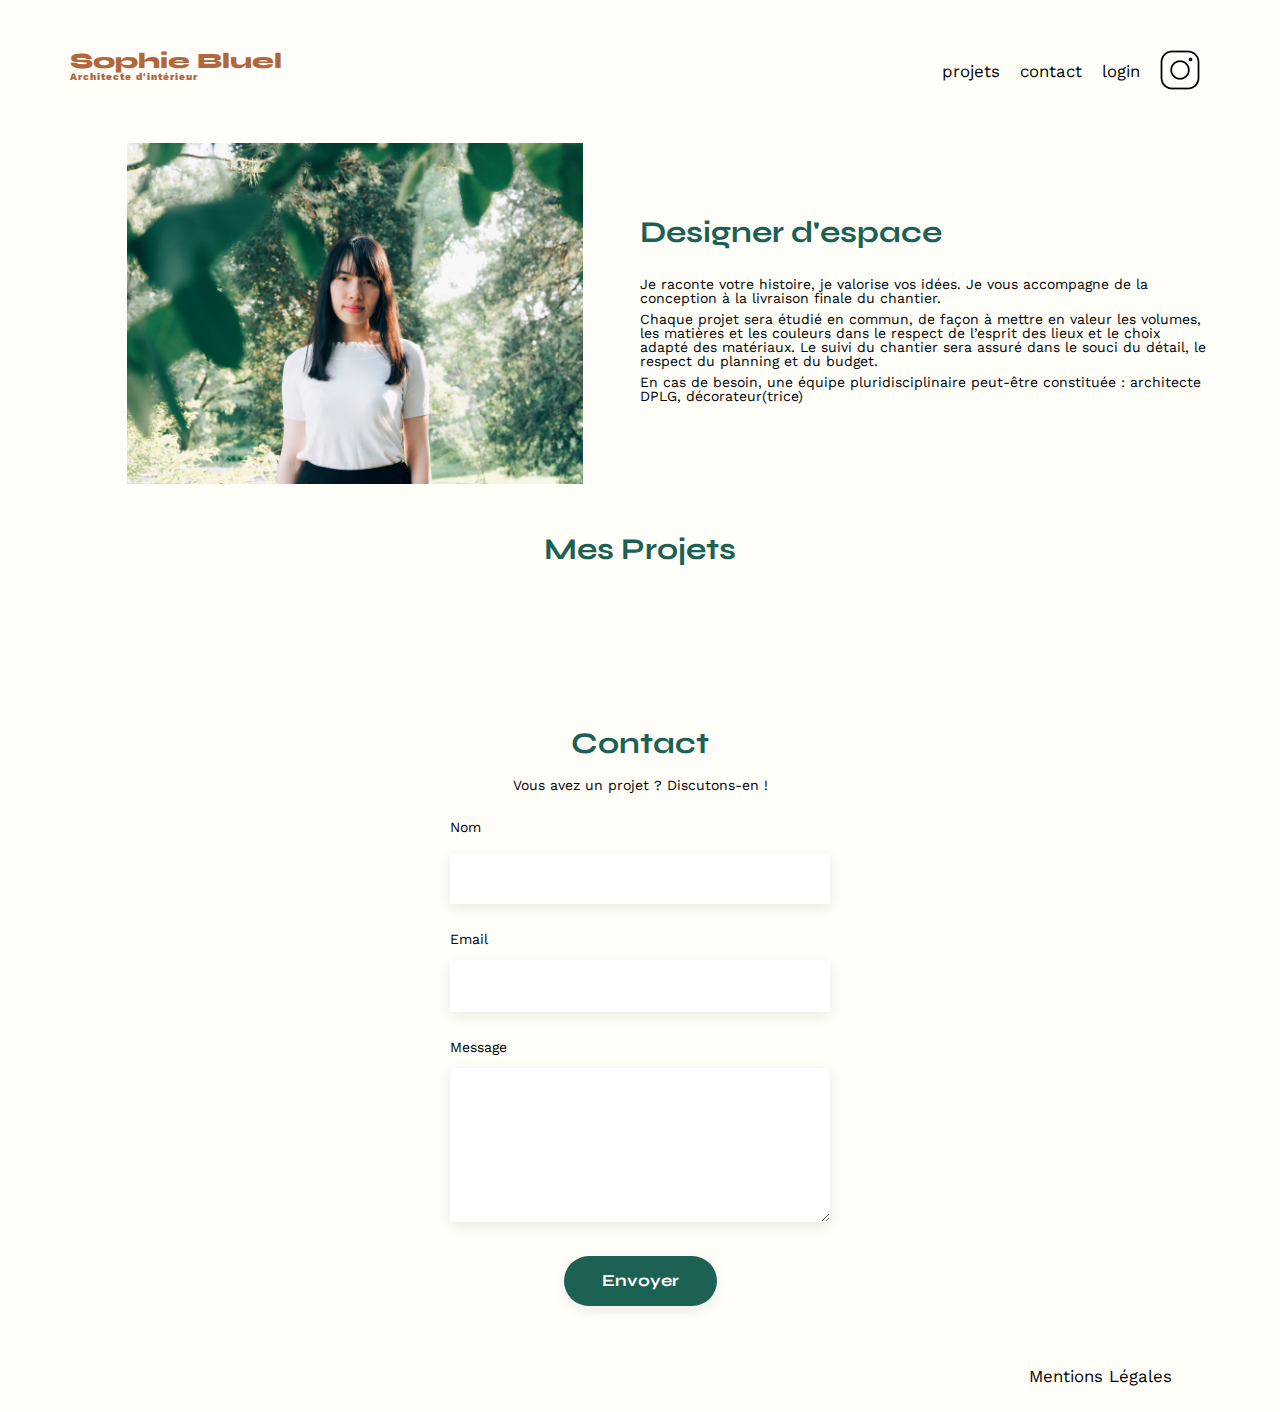
<file: FrontEnd/index.html>
<!DOCTYPE html>
<html lang="fr">
<head>
	<meta charset="UTF-8">
	<title>Sophie Bluel - Architecte d'intérieur</title>
	<meta name="viewport" content="width=device-width, initial-scale=1.0">
	<link rel="preconnect" href="https://fonts.googleapis.com">
	<link rel="preconnect" href="https://fonts.gstatic.com" crossorigin>
	<link href="https://fonts.googleapis.com/css2?family=Syne:wght@700;800&family=Work+Sans&display=swap" rel="stylesheet">
	<meta name="description" content="">
	<link rel="stylesheet" href="./assets/style.css">
	<script src="./assets/js/gallery.js"></script>
</head>
<body>

<header>
	<h1>Sophie Bluel <span>Architecte d'intérieur</span></h1>
	<nav>
		<ul>
			<li><a href="index.html">projets</a></li>
			<li><a href="#contact">contact</a></li>
			<li><a id="login" href="login.html">login</a></li>
			<li><img src="./assets/icons/instagram.png" alt="Instagram"></li>
		</ul>
	</nav>
</header>
<main>
	<div class="edition-mode">
		<img src="./assets/icons/edit.svg">
		<p>Mode édition</p>
	</div>
	
	<div class="modal-div">
		<div class="modal-overlay toggle-modal"></div>
		<div id="modalViewPhoto" class="modal">
			<button class="btn btn-close toggle-modal">X</button>
			<p>Galerie photo</p>
			<div class="gallery-edit"></div>
			<hr>
			<input id="addPhoto" type="button" value="Ajouter une photo">
		</div>
		
		<div id="modalAddPhoto" class="modal hide">
			<button class="btn btn-close toggle-modal">X</button>
			<p>Ajout photo</p>
			
			<form id="validatePhoto">
				<p class="err"></p>
				<input type="file" name="file" id="file" accept=".jpg, .jpeg, .png">
				<label for="file" class="file-label">
					<img src="assets/icons/blank_image.svg">
					<span class="btn-photo">+ Ajouter photo</span>
					<span class="file-type">jpg, png : 4Mo max</span>
					<img id="image-preview">
				</label>

				<label for="title">Titre</label>
				<input type="text" name="title" id="title" required>

				<label for="title">Catégorie</label>
				<select id="selectCategory" name="selectedCategory" required></select>
				
				<hr>

				<input type="submit" value="Valider">
			</form>
		</div>
	</div>

	<section id="introduction">
		<figure>
			<img src="./assets/images/sophie-bluel.png" alt="">
		</figure>
		<article>
			<h2>Designer d'espace</h2>
			<p>Je raconte votre histoire, je valorise vos idées. Je vous accompagne de la conception à la livraison finale du chantier.</p>
			<p>Chaque projet sera étudié en commun, de façon à mettre en valeur les volumes, les matières et les couleurs dans le respect de l’esprit des lieux et le choix adapté des matériaux. Le suivi du chantier sera assuré dans le souci du détail, le respect du planning et du budget.</p>
			<p>En cas de besoin, une équipe pluridisciplinaire peut-être constituée : architecte DPLG, décorateur(trice)</p>
		</article>
	</section>

	<section id="portfolio">
		<div class="title">
			<h2>Mes Projets</h2>
			<button class="btn btn-edit toggle-modal"><img src="./assets/icons/edit.svg">Modifier</button>
		</div>

		<div id="filters" class="filter"></div>
		<div id="gallery" class="gallery"></div>
	</section>

	<section id="contact">
		<h2>Contact</h2>
		<p>Vous avez un projet ? Discutons-en !</p>
		<form action="#" method="post">
			<label for="name">Nom</label>
			<input type="text" name="name" id="name">
			<label for="email">Email</label>
			<input type="email" name="email" id="email">
			<label for="message">Message</label>
			<textarea name="message" id="message" cols="30" rows="10"></textarea>
			<input type="submit" value="Envoyer">
		</form>
	</section>

	<script>
		loadGallery();
	</script>
</main>

<footer>
	<nav>
		<ul>
			<li>Mentions Légales</li>
		</ul>
	</nav>
</footer>
</body>
</html>
</file>
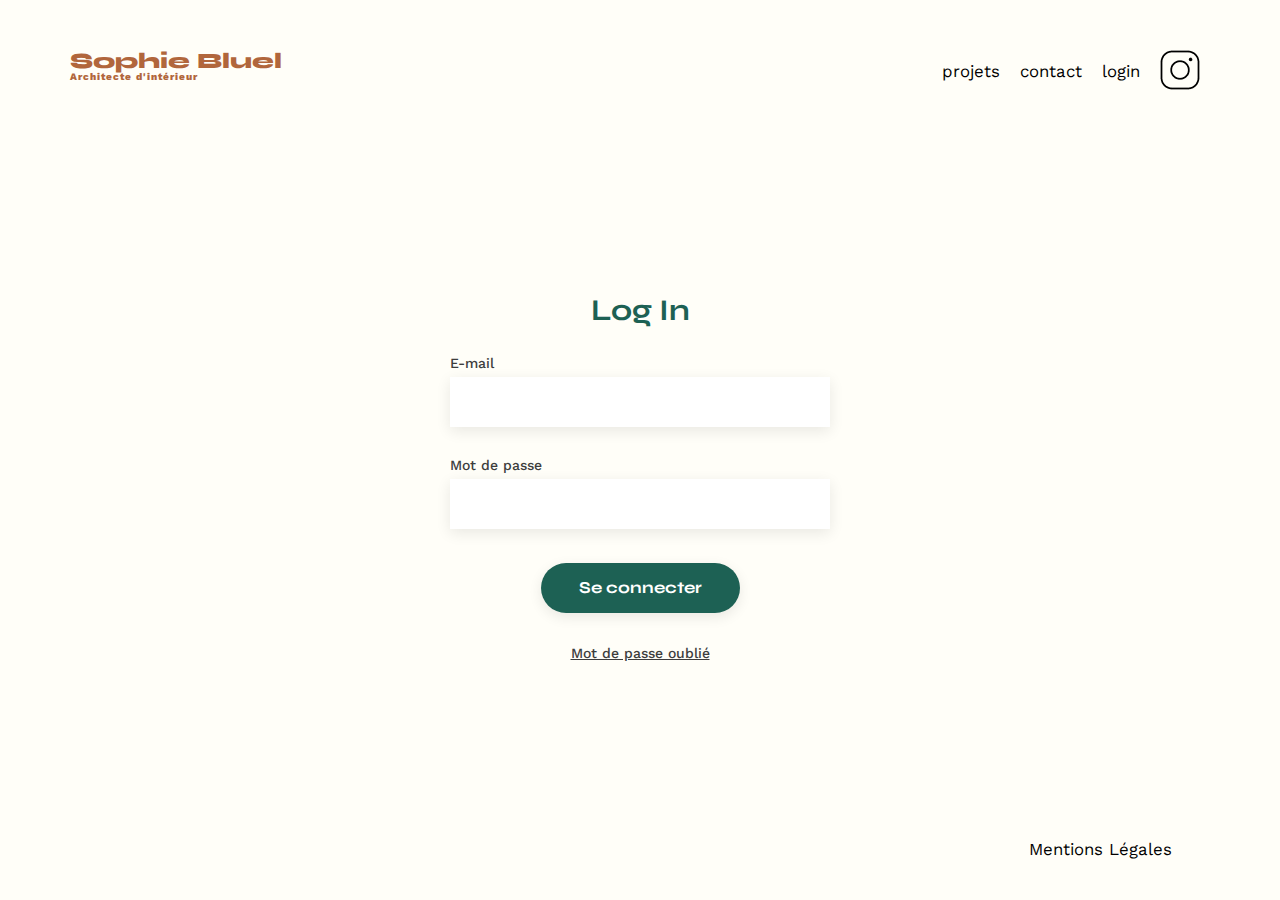
<file: FrontEnd/login.html>
<!DOCTYPE html>
<html lang="fr">
<head>
	<meta charset="UTF-8">
	<title>Sophie Bluel - Architecte d'intérieur</title>
	<meta name="viewport" content="width=device-width, initial-scale=1.0">
	<link rel="preconnect" href="https://fonts.googleapis.com">
	<link rel="preconnect" href="https://fonts.gstatic.com" crossorigin>
	<link href="https://fonts.googleapis.com/css2?family=Syne:wght@700;800&family=Work+Sans&display=swap" rel="stylesheet">
	<meta name="description" content="">
	<link rel="stylesheet" href="./assets/style.css">
	<script src="./assets/js/gallery.js"></script>
</head>
<body>
<header>
	<h1>Sophie Bluel <span>Architecte d'intérieur</span></h1>
	<nav>
		<ul>
			<li><a href="index.html">projets</a></li>
			<li><a href="index.html#contact">contact</a></li>
			<li><a href="login.html">login</a></li>
			<li><img src="./assets/icons/instagram.png" alt="Instagram"></li>
		</ul>
	</nav>
</header>
<main>
	<section id="connexion">
		<h2>Log In</h2>
		
		<form id="connect">
			<p class="err"></p>
			<label for="email">E-mail</label>
			<input type="email" id="email" name="email" required>

			<label for="password">Mot de passe</label>
			<input type="password" id="password" name="password" required>
			
			<input type="submit" value="Se connecter">
			<a href="#">Mot de passe oublié</a>
		</form>
	</section>

	<script>loadConnexion();</script>
</main>

<footer>
	<nav>
		<ul>
			<li>Mentions Légales</li>
		</ul>
	</nav>
</footer>
</body>
</html>
</file>
<file: FrontEnd/assets/style.css>
/* http://meyerweb.com/eric/tools/css/reset/
   v2.0 | 20110126
   License: none (public domain)
*/

html, body, div, span, applet, object, iframe,
h1, h2, h3, h4, h5, h6, p, blockquote, pre,
a, abbr, acronym, address, big, cite, code,
del, dfn, em, img, ins, kbd, q, s, samp,
small, strike, strong, sub, sup, tt, var,
b, u, i, center,
dl, dt, dd, ol, ul, li,
fieldset, form, label, legend,
table, caption, tbody, tfoot, thead, tr, th, td,
article, aside, canvas, details, embed,
figure, figcaption, footer, header, hgroup,
menu, nav, output, ruby, section, summary,
time, mark, audio, video {
	margin: 0;
	padding: 0;
	border: 0;
	font-size: 100%;
	font: inherit;
	vertical-align: baseline;
}
/* HTML5 display-role reset for older browsers */
article, aside, details, figcaption, figure,
footer, header, hgroup, menu, nav, section {
	display: block;
}
body {
	line-height: 1;
}
ol, ul {
	list-style: none;
}
blockquote, q {
	quotes: none;
}
blockquote:before, blockquote:after,
q:before, q:after {
	content: '';
	content: none;
}
table {
	border-collapse: collapse;
	border-spacing: 0;
}
/** end reset css**/
body {
	max-width: 1140px;
	margin:auto;
	font-family: 'Work Sans' ;
	font-size: 14px;
}
header {
	display: flex;
	justify-content: space-between;
	margin: 50px 0
}
section {
	margin: 50px 0
}

h1{
	display: flex;
	flex-direction: column;
	font-family: 'Syne';
	font-size: 22px;
	font-weight: 800;
	color: #B1663C
}

h1 > span {
	font-family: 'Work Sans';
	font-size:10px;
	letter-spacing: 0.1em;
;
}

h2{
	font-family: 'Syne';
	font-weight: 700;
	font-size: 30px;
	color: #1D6154
}
nav ul {
	display: flex;
	align-items: center;
	list-style-type: none;

}
nav li {
	padding: 0 10px;
	font-size: 1.2em;
}

li:hover {
	color: #B1663C;
}
#introduction {
	display: flex;
	align-items: center;
}
#introduction figure {
	flex: 1
}
#introduction img {
	display: block;
	margin: auto;
	width: 80%;
}

#introduction article {
	flex: 1
}
#introduction h2 {
	margin-bottom: 1em;
}

#introduction p {
	margin-bottom: 0.5em;
}
#portfolio h2 {
	text-align: center;
	margin-bottom: 1em;
}
.gallery {
	width: 100%;
	display: grid;
	grid-template-columns: 1fr 1fr 1fr;
	grid-column-gap: 20px;
	grid-row-gap: 20px;
}

.gallery img {
	width: 100%;

}
#contact {
	width: 50%;
margin: auto;
}
#contact > * {
	text-align: center;

}
#contact h2{
	margin-bottom: 20px;
}
#contact form {
	text-align: left;
	margin-top:30px;
	display: flex;
	flex-direction: column;
	margin: 0 auto;
}

#contact input {
	height: 50px;
	font-size: 1.2em;
	border: none;
	box-shadow: 0px 4px 14px rgba(0, 0, 0, 0.09);
}
#contact label {
	margin: 2em 0 1em 0;
}
#contact textarea {
	border: none;
	box-shadow: 0px 4px 14px rgba(0, 0, 0, 0.09);
}

input[type="submit"]{
	font-family: 'Syne';
	font-weight: 700;
	color: white;
	background-color: #1D6154;
	margin : 2em auto ;
	width: 180px;
	text-align: center;
	border-radius: 60px ;
}

footer nav ul {
	display: flex;
	justify-content: flex-end;
	margin: 2em
}




body {
	background-color: #FFFEF8;
}


/* Nav */
nav a {
	text-decoration: none;
	color: #000;
}
nav a:hover {
	font-weight: 700;

}

/* Filter */
.filter {
	display: flex;
    justify-content: center;
    align-content: center;
    flex-wrap: wrap;
	gap: 10px;
	margin: 3em;
}
.filter > div {
	display: flex;
}
.filter label {
	user-select: none;
	background-color: #fff;
	border-radius: 60px;
	padding: 9px 20px;
	box-sizing: border-box;
	border: 1px solid #1D6154;
	color: #1D6154;
	text-align: center;
	font-family: Syne;
	font-size: 16px;
	font-style: normal;
	font-weight: 700;
	line-height: normal;
	cursor: pointer;
}
.filter input[type=radio]:checked ~ label {
	box-shadow: 0px 4px 4px 0px rgba(0, 0, 0, 0.25);
	background-color: #1D6154;
	color: #fff;
}
.filter input[type=radio] {
	display: none;
}

/* Connexion */
section#connexion {
	display: flex;
	height: auto;
	min-height: calc(100vh - 230px);
	margin: 0;
	flex-direction: column;
	align-content: center;
    flex-wrap: wrap;
	justify-content: center;
}
form {
	display: flex;
    flex-direction: column;
	max-width: 380px;
	width: 100%;
}
#connexion h2 {
	text-align: center;
}
#connexion label {
	margin-top: 30px;
	color: rgb(61, 61, 61);
	font-family: Work Sans;
	font-size: 14px;
	font-style: normal;
	font-weight: 500;
	line-height: normal;
}
#connexion input[type=email],
#connexion input[type=text],
#connexion input[type=password] {
	height: 50px;
    font-size: 1.2em;
    border: none;
    box-shadow: 0px 4px 14px rgba(0, 0, 0, 0.09);
	text-align: center;
	margin-top: 6px;
	box-sizing: border-box;
	background: #FFF;
}
#connexion input[type=button],
#connexion input[type=submit] {
	height: 50px;
    font-size: 1.2em;
    border: none;
    box-shadow: 0px 4px 14px rgba(0, 0, 0, 0.09);
	padding: 10px 38px;
	width: auto;
}
#connexion input[type=button]:hover,
#connexion input[type=submit]:hover {
	background: #0E2F28;
}
#connexion a {
	text-align: center;
	color: #3D3D3D;
	text-decoration: underline;
	font-size: 14px;
	font-weight: 500;
}

/* Input */
input[type=text],
select {
	font-family: 'Work Sans';
	background-color: #fff;
	height: 50px;
    font-size: 1.2em;
    border: none;
    box-shadow: 0px 4px 14px rgba(0, 0, 0, 0.09);
	text-align: left;
	padding: 10px;
	margin-top: 6px;
	box-sizing: border-box;
	background: #FFF;
}

/* Buttons */
input[type=button],
input[type=submit] {
	font-family: Syne;
	height: 50px;
    font-size: 1.2em;
    border: none;
    box-shadow: 0px 4px 14px rgba(0, 0, 0, 0.09);
	padding: 10px 38px;
	width: fit-content;
	border-radius: 60px;
	color: #fff;
	background-color: #1D6154;
	cursor: pointer;
}
input[type=button]:hover,
input[type=submit]:hover {
	background: #0E2F28;
}

input:invalid {
	border-color: red;
}

/* Title */
.title {
	display: flex;
    justify-content: center;
}

/* Modal */
.modal-div {
	display: none;
	position: fixed;
	top: 0;
	left: 0;
	height: 100vh;
	width: 100vw;
	background-color: rgba(0, 0, 0, 0.30);
}
.modal-overlay {
	position: absolute;
	width: 100%;
	height: 100%;
}

.modal {
	width: 95%;
	max-width: 630px;
	background-color: #fff;

	position: absolute;
	top: 40%;
	left: 50%;
	transform: translate(-50%, -50%);

	display: flex;
	justify-content: center;
    align-items: center;
	flex-direction: column;

	border-radius: 10px;
}
.modal-div.active {
	display: block;
}
.modal input[type=button] {
	margin: 45px auto;
}
.modal p {
	font-family: Work Sans;
	font-size: 26px;
	font-weight: 400;
	text-align: center;
}
.modal hr {
	max-width: 420px;
	width: 100%;
	background-color: #B3B3B3;
	height: 1px;
	border-radius: 25px;
	margin-top: 20px;
}
.modal img {
	height: 100px;
}
.gallery-edit {
	display: flex;
    flex-wrap: wrap;
    align-content: center;
    align-items: center;
    padding: 20px 100px;
    gap: 8px;
}

.modal.hide {
	display: none;
}
.modal label {
	font-family: Work Sans;
	margin-top: 30px;
}



/* Modal Add Photo */
.modal input[type=file] {
	display: none;
}
.file-label {
	position: relative;
	background-color: #E8F1F6;
	display: flex;
	flex-direction: column;
	justify-content: center;
	align-items: center;
	gap: 10px
}
.file-label img {
	margin-top: 12px;
	height: 75px;
	width: 75px;
}
.btn-photo {
	display: block;
	border-radius: 50px;
	background-color: #CBD6DC;
	padding: 10px 30px;

	font-size: 14px;
	color: #306685;
	font-weight: 500;
}
.file-type {
	font-size: 10px;
	margin-bottom: 20px;
	color: #444;
	font-weight: 400;
}

/* Error Message */
p.err {
	color: rgb(233, 58, 58);
	font-weight: bold;
	text-align: center;
	font-size: 16px;
}

/* Button */
.logged .btn-edit {
	display: block;
}

.btn {
	box-sizing: border-box;
	background-color: transparent;
	padding: 0;
	margin: 0;
	border: none;
}
.btn-edit {
	display: none;
	margin-bottom: 1em;
	padding: 0 10px;
	height: 30px;
}
.btn-edit:hover {
	text-decoration: underline;
}

.btn-close {
	font-weight: bold;
	padding: 20px;
	align-self: flex-end;
	font-size: large;
}
.btn-close:hover {
	color: #1D6154;
}

.gallery-edit div {
	position: relative;
}

/* btn-remove-project */
.btn-remove-project {
	height: 20px;
	width: 20px;
	background-color: #000;
	background-image: url('../assets/icons/remove.svg');
	background-repeat: no-repeat;
	background-position: center;

	position: absolute;
	display: block;
	top: 5px;
	right: 5px;
}

figure.hide {
	display: none;
}
#gallery {
	transition: opacity 0.4s;
	opacity: 1;
}
#gallery.loading {
	opacity: 0;
}



/* Edition Bar */
.edition-mode {
	position: absolute;
	top: 0px;
	left: 0;
	right: 0;
	height: 60px;
	background-color: #000;
	color: white;
	display: none;
	justify-content: center;
    align-items: center;
	gap: 10px;
	cursor: default;
}
.edition-mode img {
	filter: invert(100%) sepia(0%) saturate(1%) hue-rotate(63deg) brightness(105%) contrast(101%);
}

.logged header {
	margin-top: 110px;
}
.logged .edition-mode {
	display: flex;
}
.logged #filters {
	display: none;
}

/* Image Preview */
#image-preview[src=''] {
	display: none;
}
#image-preview {
	position: absolute;
	top: 0px;
	bottom: 0px;

	height: 100%;
	margin: 0;
	width: 50%;
	object-fit: contain;
}
</file>
